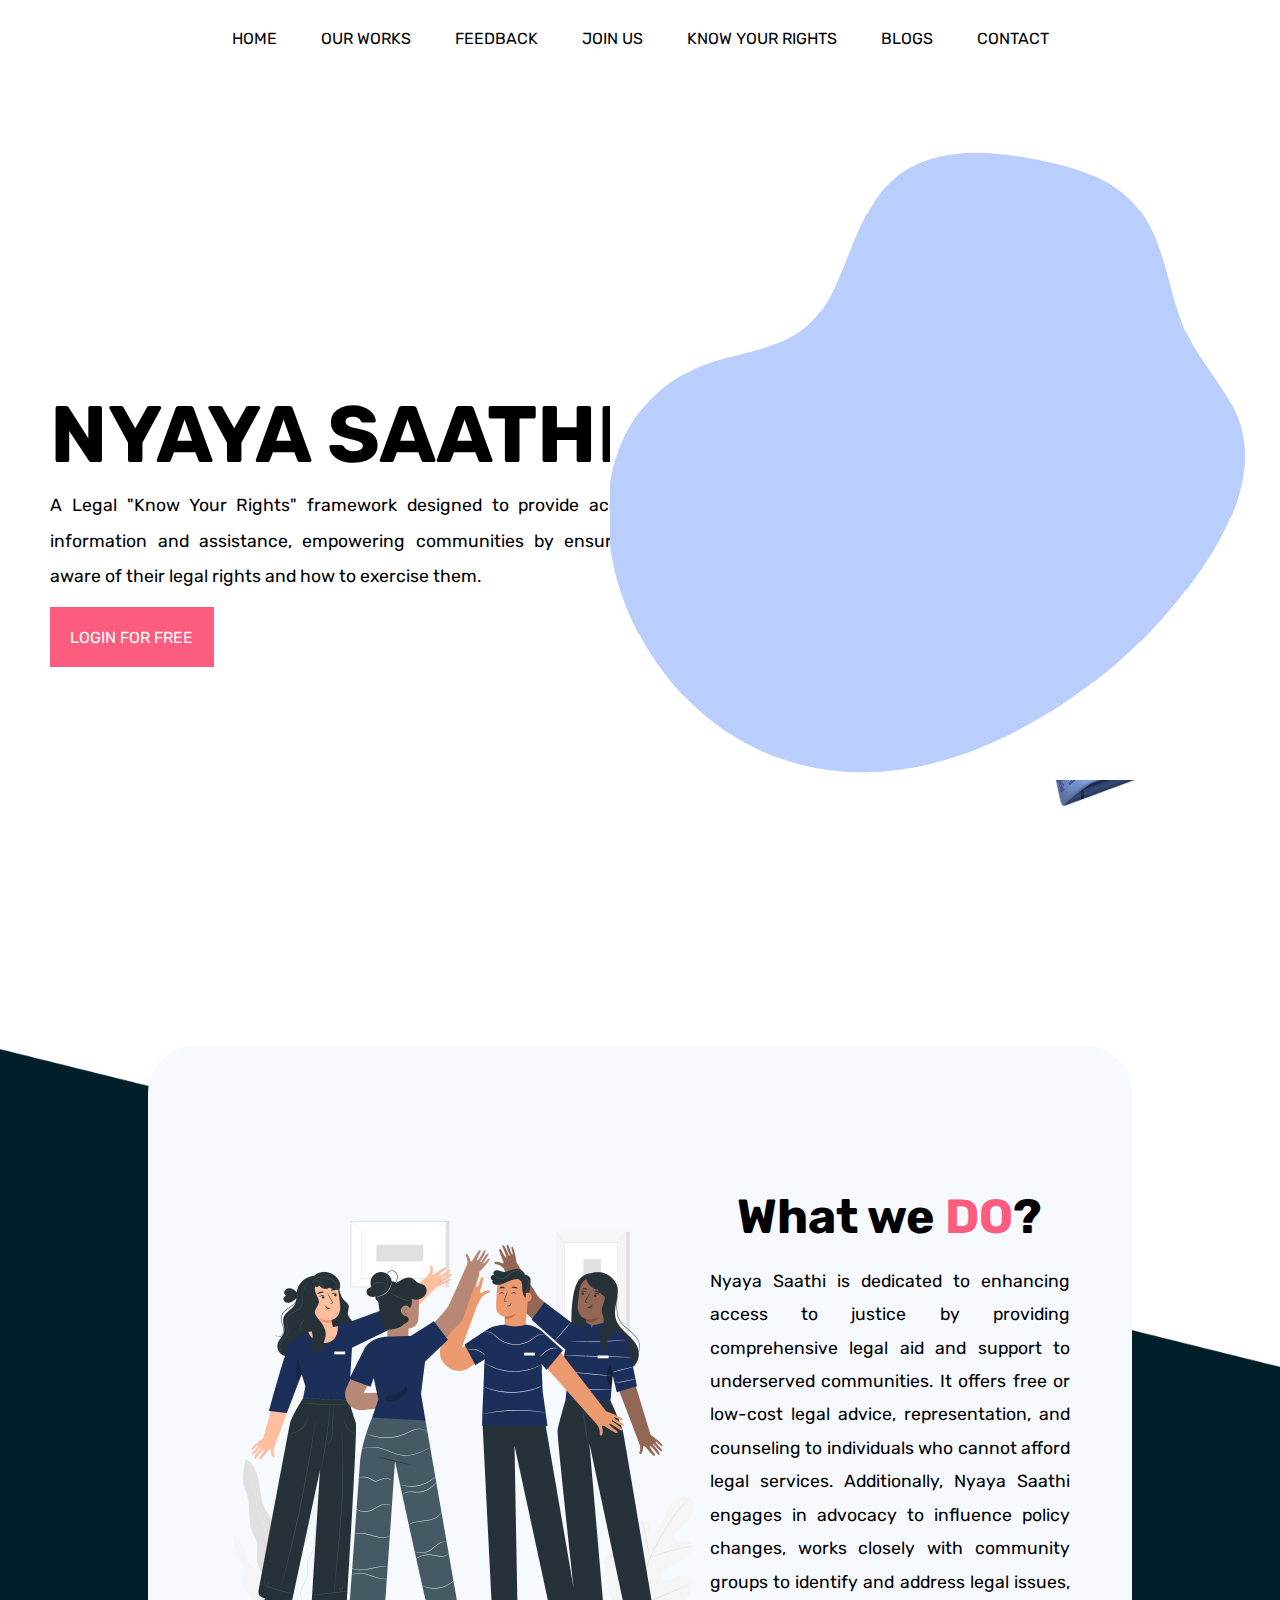
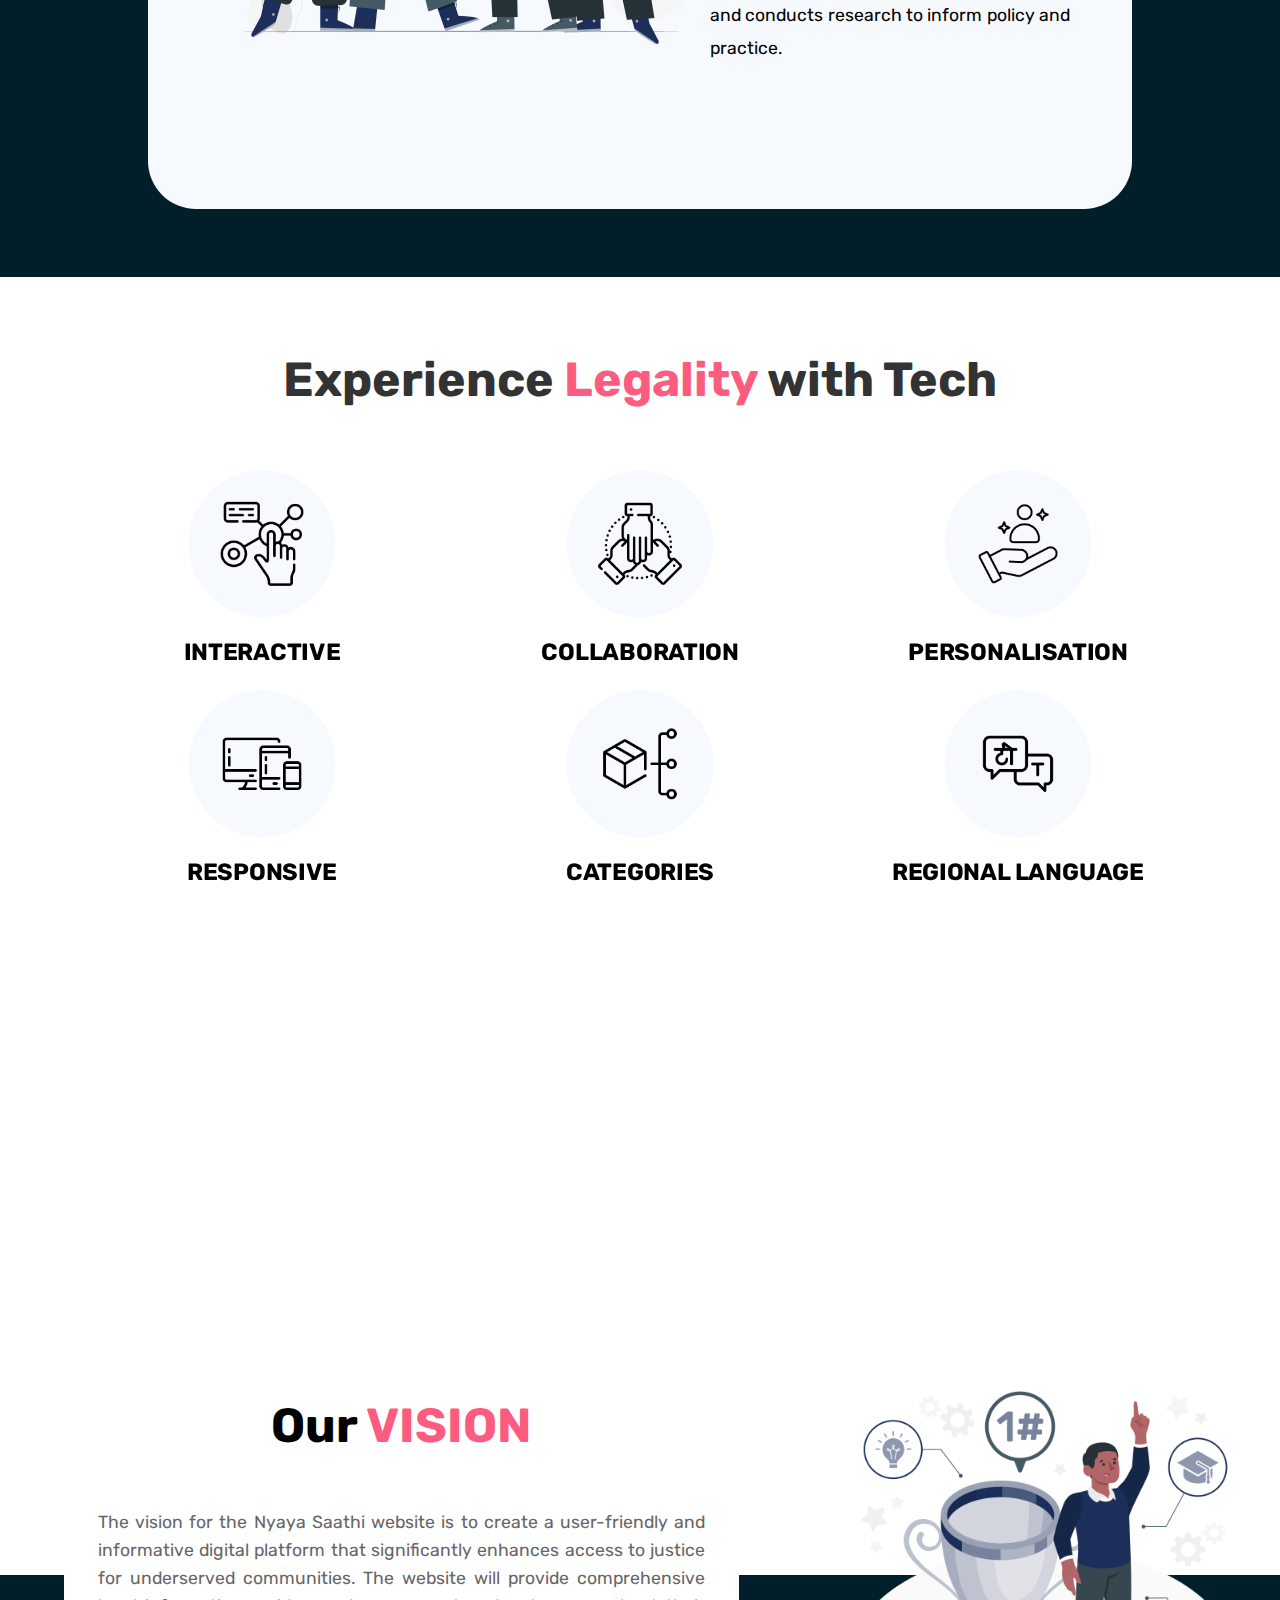
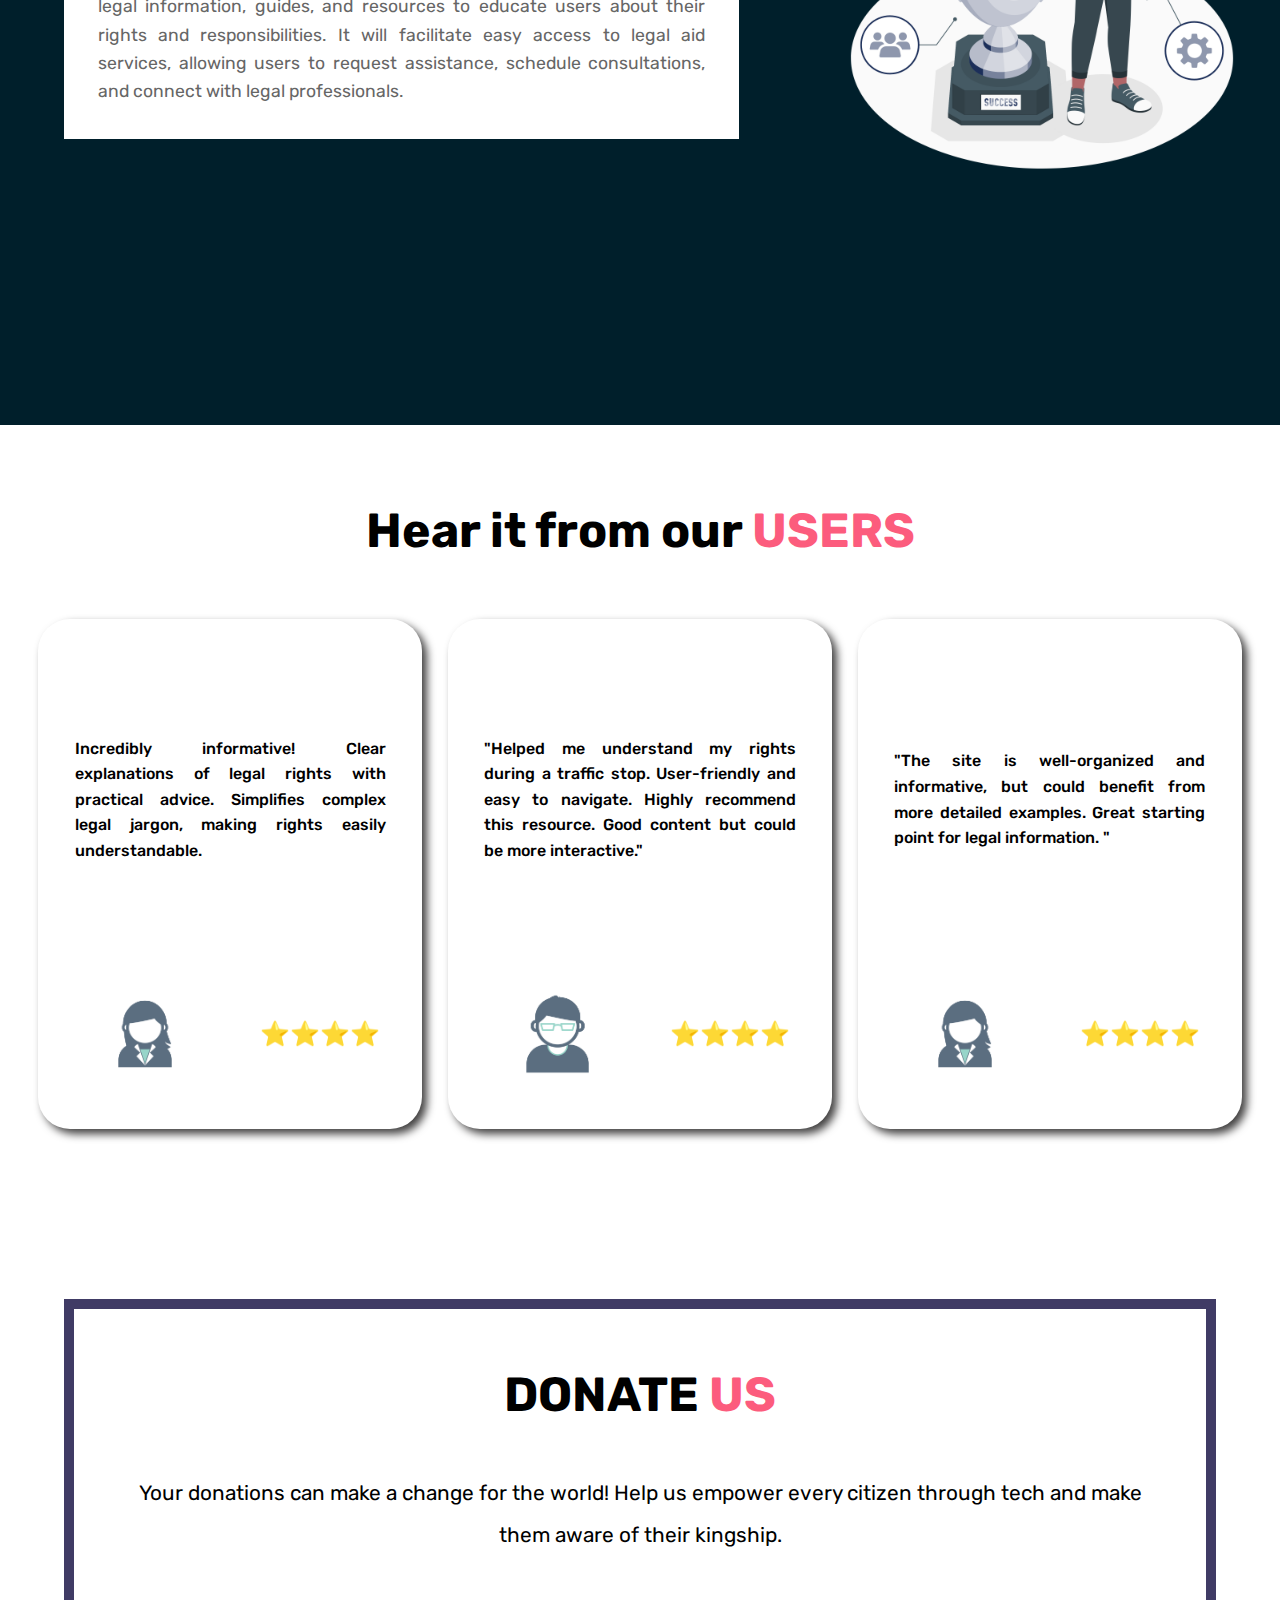
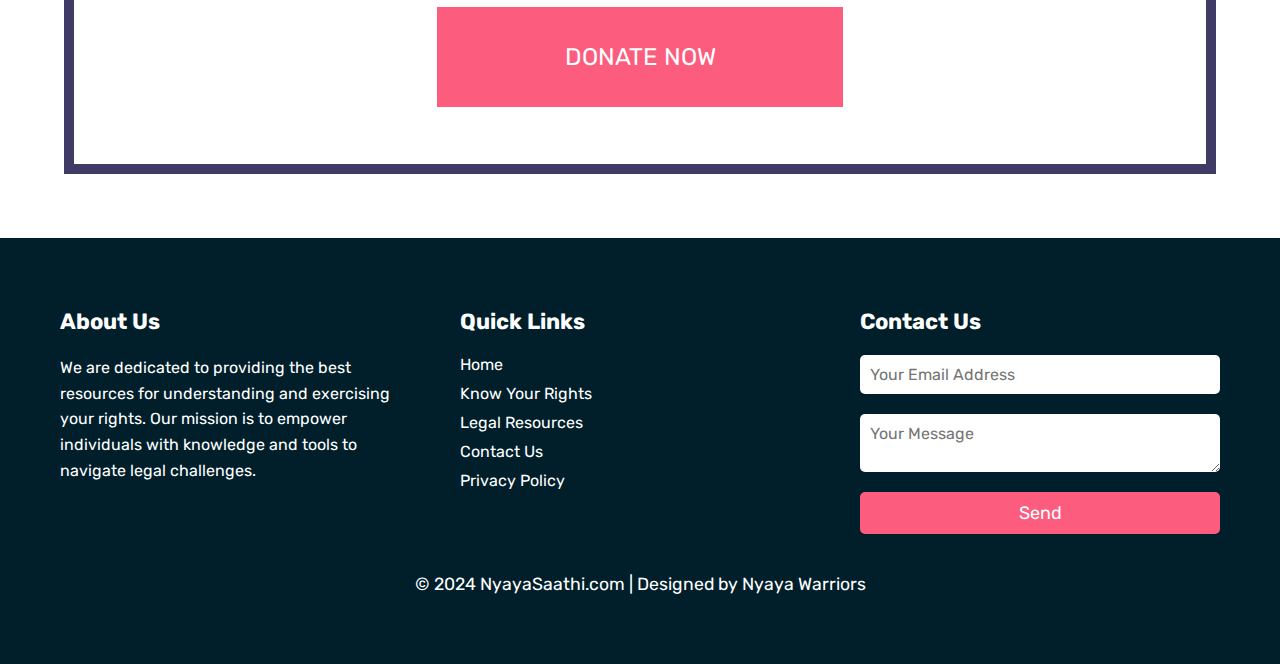
<file: html/index.html>
<!DOCTYPE html>
<html lang="en">
  <head>
    <meta charset="UTF-8" />
    <meta name="viewport" content="width=device-width, initial-scale=1.0" />
    <title>Home</title>
    <link rel="stylesheet" href="/css/index.css" />
    <link rel="stylesheet" href="/css/index2.css" />
    <link rel="stylesheet" href="/css/index3.css" />
  </head>
  <body>
    <div class="navbar">
      <ul>
        <li><a href="#">HOME</a></li>
        <li><a href="#">OUR WORKS</a></li>
        <li><a href="/html/feedback.html" target="_blank">FEEDBACK</a></li>
        <li><a href="#">JOIN US</a></li>
        <li><a href="#">KNOW YOUR RIGHTS</a></li>
        <li><a href="#">BLOGS</a></li>
        <li><a href="#">CONTACT</a></li>
      </ul>
    </div>

    <div class="main">
      <div class="main-txt">
        <h1>NYAYA SAATHI</h1>
        <p>
          A Legal "Know Your Rights" framework designed to provide accessible
          legal information and assistance, empowering communities by ensuring
          they are aware of their legal rights and how to exercise them.
        </p>
        <div class="button-main">
          <button>LOGIN FOR FREE</button>
        </div>
      </div>
      <div class="main-img">
        <img id="bubble" src="/images/Sweet Apricot.png" />
        <img id="lawyer" src="/images/lawyer.png" />
      </div>
    </div>

    <div class="aboutUs">
      <div class="aboutDiv">
        <div class="ab-img">
          <img src="/images/Team spirit-pana.png" height="500" />
        </div>
        <div class="text">
          <h1>What we <span style="color:    #fc5c7d;
">DO</span>?</h1>
          <p>
            Nyaya Saathi is dedicated to enhancing access to justice by
            providing comprehensive legal aid and support to underserved
            communities. It offers free or low-cost legal advice,
            representation, and counseling to individuals who cannot afford
            legal services. Additionally, Nyaya Saathi engages in advocacy to
            influence policy changes, works closely with community groups to
            identify and address legal issues, and conducts research to inform
            policy and practice.
          </p>
        </div>
      </div>
    </div>

    <div class="our-works">
      <h1>
        Experience <span id="cursive"> Legality </span> with <span>Tech</span>
      </h1>

      <div class="services">
        <div class="serv">
          <div class="circle">
            <img src="/images/interactive.png" height="80" />
          </div>
          <h2>INTERACTIVE</h2>
        </div>

        <div class="serv">
          <div class="circle">
            <img src="/images/united.png" height="80" />
          </div>
          <h2>COLLABORATION</h2>
        </div>

        <div class="serv">
          <div class="circle">
            <img src="/images/personalized.png" height="80" />
          </div>
          <h2>PERSONALISATION</h2>
        </div>

        <div class="serv">
          <div class="circle">
            <img src="/images/responsive.png" height="80" />
          </div>
          <h2>RESPONSIVE</h2>
        </div>
        <div class="serv">
          <div class="circle">
            <img src="/images/categorization.png" height="80" />
          </div>
          <h2>CATEGORIES</h2>
        </div>
        <div class="serv">
          <div class="circle">
            <img src="/images/hindi.png" height="80" />
          </div>
          <h2>REGIONAL LANGUAGE</h2>
        </div>
      </div>
    </div>

    <div class="our-vision">
      <div class="vision">
        <div class="vision-text">
          <h1>Our <span style="color: #fc5c7d">VISION</span></h1>
          <p>
            The vision for the Nyaya Saathi website is to create a user-friendly
            and informative digital platform that significantly enhances access
            to justice for underserved communities. The website will provide
            comprehensive legal information, guides, and resources to educate
            users about their rights and responsibilities. It will facilitate
            easy access to legal aid services, allowing users to request
            assistance, schedule consultations, and connect with legal
            professionals.
          </p>
        </div>
        <div class="vision-img">
          <img src="/images/Success factors-amico.png" height="400" />
        </div>
      </div>
    </div>

    <div class="reviews">
      <h1>Hear it from our <span style="color: #fc5c7d"> USERS </span></h1>
      <br />
      <div class="review-cont">
        <div class="rect">
          <div class="review">
            <p>
              Incredibly informative! Clear explanations of legal rights with
              practical advice. Simplifies complex legal jargon, making rights
              easily understandable.
            </p>
          </div>
          <div class="avatar">
            <div class="ava-logo">
              <img src="/images/5857.jpg" />
            </div>
            <div class="name">
              <!-- <h3>Sehaj Kundra</h3> -->
              ⭐⭐⭐⭐
            </div>
          </div>
        </div>

        <div class="rect">
          <div class="review">
            <p>
              "Helped me understand my rights during a traffic stop.
              User-friendly and easy to navigate. Highly recommend this
              resource. Good content but could be more interactive."
            </p>
          </div>
          <div class="avatar">
            <div class="ava-logo">
              <img src="/images/5907.jpg" />
            </div>
            <div class="name">
              <!-- <h3>Kashish</h3> -->
              ⭐⭐⭐⭐
            </div>
          </div>
        </div>

        <div class="rect">
          <div class="review">
            <p>
              "The site is well-organized and informative, but could benefit
              from more detailed examples. Great starting point for legal
              information. "
            </p>
          </div>
          <div class="avatar">
            <div class="ava-logo">
              <img src="/images/5857.jpg" />
            </div>
            <div class="name">
              <!-- <h3>Ayush Jain</h3> -->
              ⭐⭐⭐⭐
            </div>
          </div>
        </div>
      </div>
    </div>
    <div class="donate">
      <div class="donate-cont">
        <h1>DONATE <span style="color: #fc5c7d">US</span></h1>
        <p>
          Your donations can make a change for the world! Help us empower every
          citizen through tech and make them aware of their kingship.
        </p>
        <button id="donate">DONATE NOW</button>
      </div>
    </div>

    <!-- payment modal -->

    <div id="overlay" class="overlay"></div>

    <div id="paymentModal" class="modal">
      <span class="close-btn" id="closeModalBtn">&times;</span>
     
      <div class="modal-content">
        <h2>Payment Information</h2>
        <form id="paymentForm">
          <label for="donation">Donation Amount (₹):</label>
          <input
            type="number"
            id="donation"
            name="donation"
            min="1"
            placeholder="Enter donation amount"
            required
          />

          <label for="paymentMethod">Select Payment Method:</label>
          <select id="paymentMethod" name="paymentMethod" required>
            <option value="" disabled selected>Select Payment Method</option>
            <option value="creditCard">Credit Card</option>
            <option value="debitCard">Debit Card</option>
            <option value="upi">UPI</option>
          </select>

          <div id="creditDebitInfo" class="payment-info">
            <label for="cardNumber">Card Number:</label>
            <input
              type="text"
              id="cardNumber"
              name="cardNumber"
              placeholder="1234 5678 9123 4567"
              required
            />

            <label for="expiryDate">Expiry Date:</label>
            <input type="month" id="expiryDate" name="expiryDate" required />

            <label for="cvv">CVV:</label>
            <input
              type="password"
              id="cvv"
              name="cvv"
              maxlength="3"
              placeholder="123"
              required
            />
          </div>

          <div id="upiInfo" class="payment-info" style="display: none">
            <label for="upiId">UPI ID:</label>
            <input
              type="text"
              id="upiId"
              name="upiId"
              placeholder="example@upi"
              required
            />
          </div>

          <button type="submit" class="submit-btn">Submit Payment</button>
        </form>
      </div>
    </div>
    <footer>
      <div class="footer-container">
        <div class="footer-section about">
          <h2>About Us</h2>
          <p>
            We are dedicated to providing the best resources for understanding
            and exercising your rights. Our mission is to empower individuals
            with knowledge and tools to navigate legal challenges.
          </p>
          <div class="social-media">
            <a href="#"><i class="fab fa-facebook-f"></i></a>
            <a href="#"><i class="fab fa-twitter"></i></a>
            <a href="#"><i class="fab fa-instagram"></i></a>
            <a href="#"><i class="fab fa-linkedin-in"></i></a>
          </div>
        </div>

        <div class="footer-section links">
          <h2>Quick Links</h2>
          <ul>
            <li><a href="#">Home</a></li>
            <li><a href="#">Know Your Rights</a></li>
            <li><a href="#">Legal Resources</a></li>
            <li><a href="#">Contact Us</a></li>
            <li><a href="#">Privacy Policy</a></li>
          </ul>
        </div>

        <div class="footer-section contact-form">
          <h2>Contact Us</h2>
          <form action="#" method="post">
            <input type="email" name="email" placeholder="Your Email Address" />
            <textarea name="message" placeholder="Your Message"></textarea>
            <button type="submit">Send</button>
          </form>
        </div>
      </div>

      <div class="footer-bottom">
        &copy; 2024 NyayaSaathi.com | Designed by Nyaya Warriors
      </div>
    </footer>

    <script src="/js/index.js"></script>
  </body>
</html>
</file>
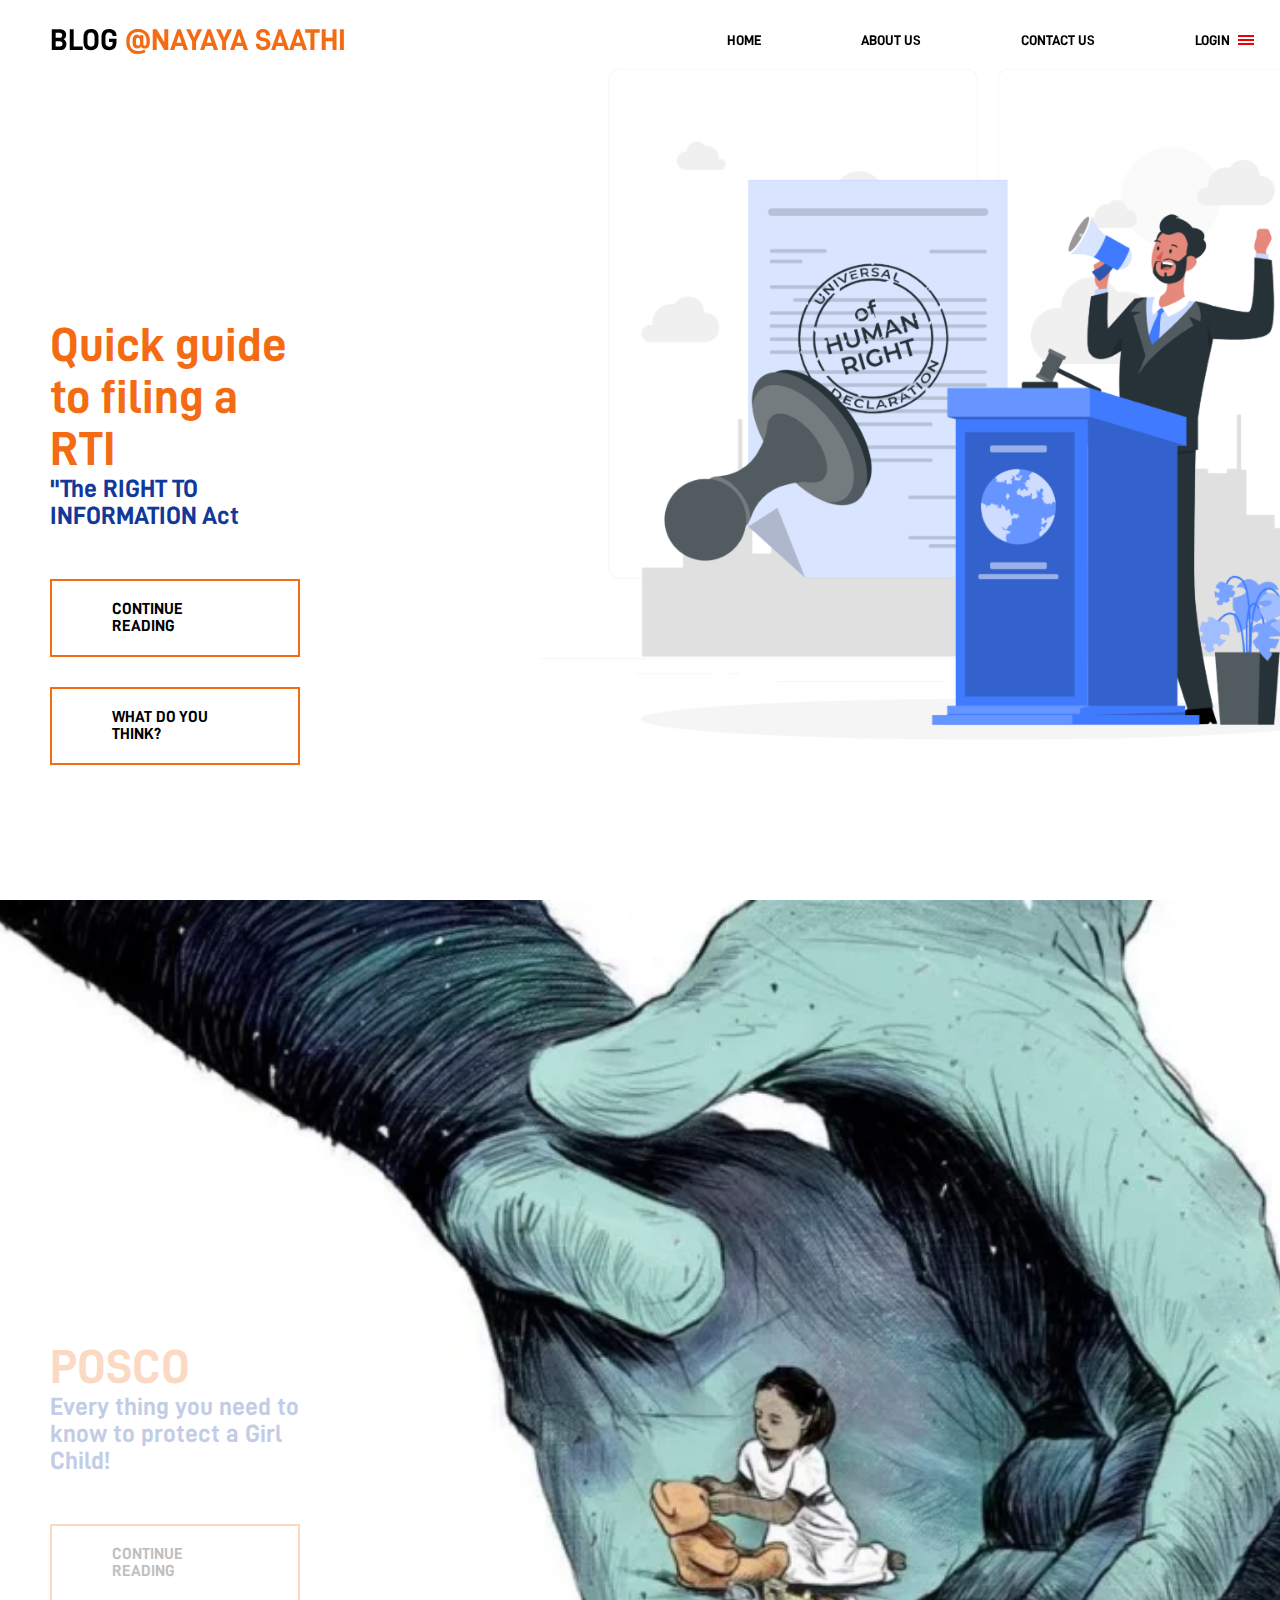
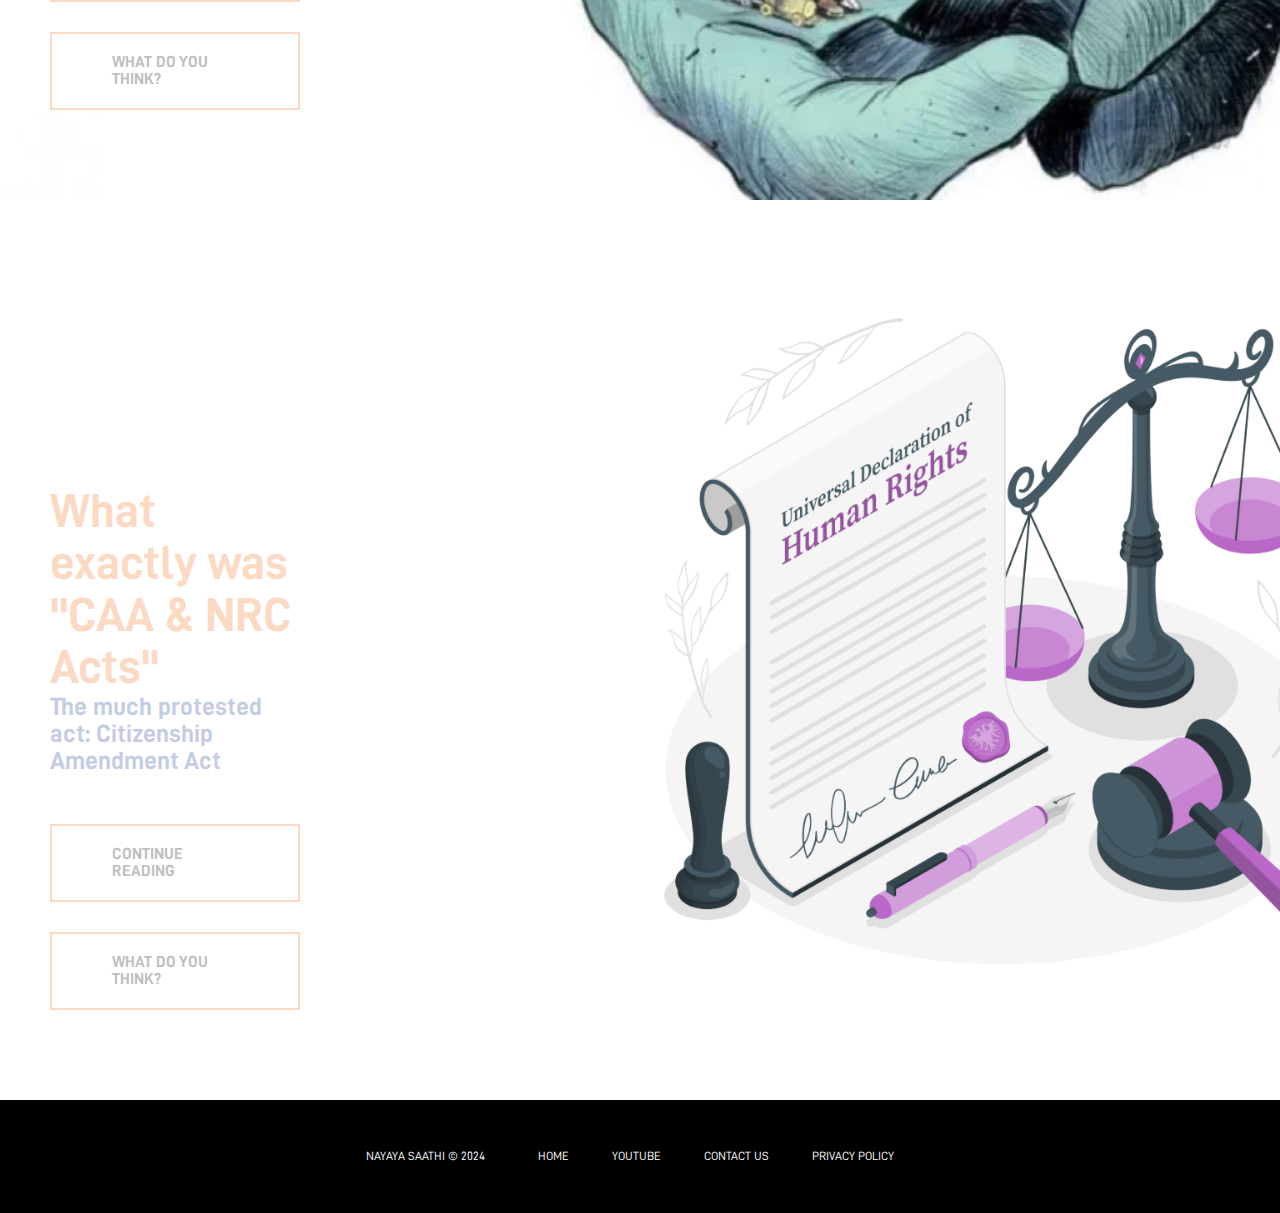
<file: blog/BLog Nyaya saathi/index.html>
<!doctype html>
<html lang="en">
<head>
    <meta charset="UTF-8">
    <meta name="viewport" content="width=device-width, user-scalable=yes">
    <title>Blog Nyaya Saathi</title>
    <link rel="stylesheet" href="styles.css">
</head>
<body>
    <header>
        <a href="" class="logo"> <span class="one">BLOG </span><span class="two">@NAYAYA SAATHI</span>   </a>
        <nav class="center-nav">
            <!-- <a href="">HOME</a>
            
            <a href="">CONTACT US</a>
            <a href="">LOGIN</a> -->
            
        </nav>
        <nav class="right-nav">
            <a href="">HOME</a>
            <a href="">About us </a>            
            <a href="">CONTACT US</a>
            <a href="">LOGIN</a>
        </nav>
    </header>
    <div class="shadow"></div>
    <button class="hamburger" onclick="toggle()">
        <span></span>
        <span></span>
        <span></span>
    </button>
    <nav class="mobile-nav">
        <a href="">HOME</a>
        <a href="">About us </a>
        <a href="">CONTACT US</a>
        <a href="">LOGIN</a>
    </nav>
    
    <section style="background-image: url('images/rti2.png')">
        <div class="content-outer">
            <div class="content">
                
                <h2>Quick guide to filing a RTI</h2>
                <h3>"The RIGHT TO INFORMATION Act</h3>
                <a href=""><span>Continue Reading</span></a>
                <a href=""><span>what do you think?</span></a>
            </div>
        </div>
    </section>
    <section style="background-image: url('images/B3.webp')">
        <div class="content-outer">
            <div class="content">
                
                <h2>POSCO</h2><h3>Every thing you need to know to protect a Girl Child!</h3>
                <a href=""><span>Continue Reading</span></a>
                <a href=""><span>what do you think?</span></a>
            </div>
        </div>
    </section>
    
    <section style="background-image: url('images/law1.png')">
        <div class="content-outer">
            <div class="content">
                <h2>What exactly was "CAA & NRC Acts"</h2>
                <h3> The much protested act: Citizenship Amendment Act</h3>
                <a href=""><span>Continue Reading</span></a>
                <a href=""><span>what do you think?</span></a>
            </div>
        </div>
    </section>
    
    <footer>
        <nav>
            <span>Nayaya SAATHI &copy; 2024</span>
            <a href="">HOME </a>
            <a href="">YOUTUBE</a>
            <a href="">CONTACT US</a>
            <a href="">PRIVACY POLICY</a>
   
        </nav>
    </footer>
    <script src="scripts/nav.js"></script>
    <script src="scripts/scroll.js"></script>
</body>
</html>
</file>
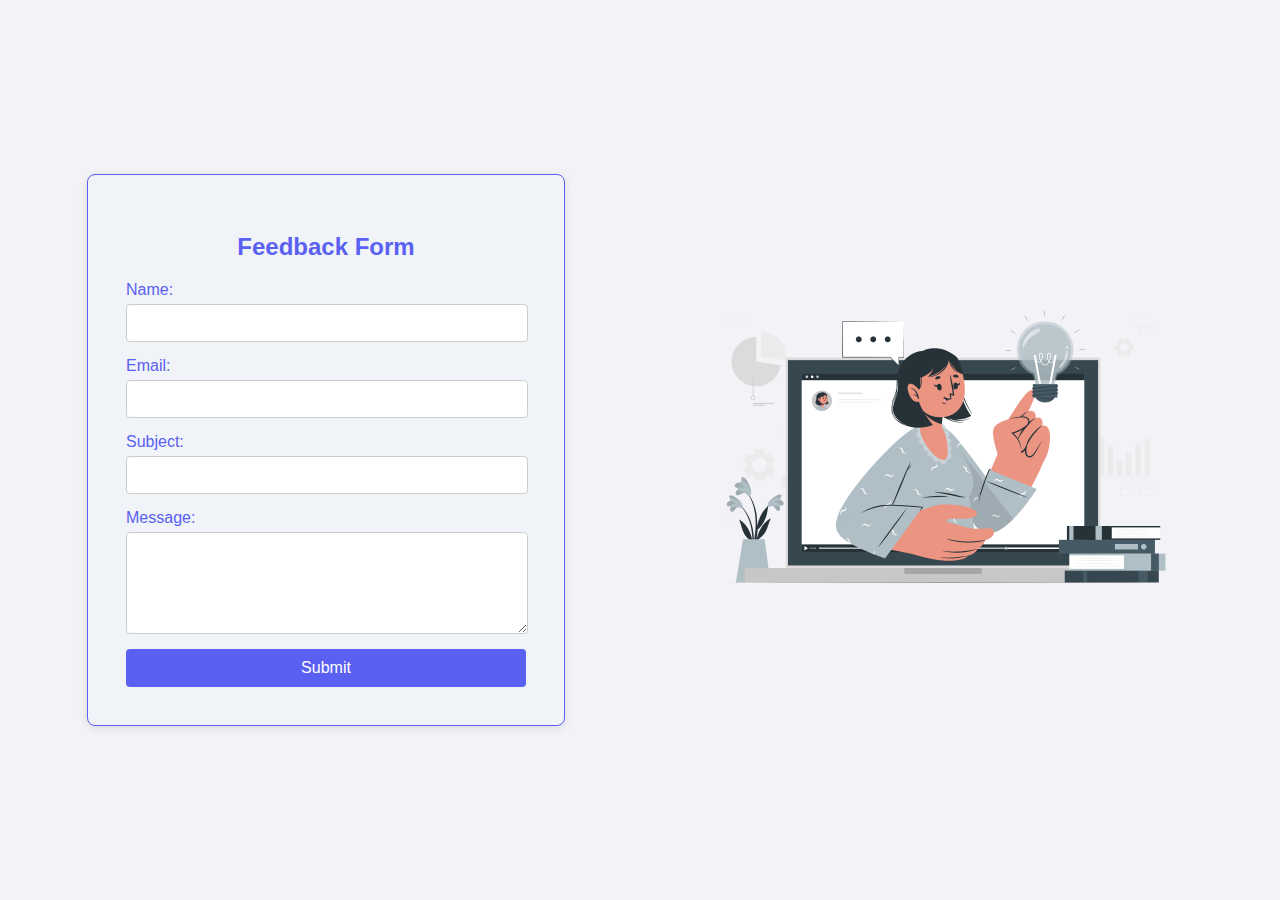
<file: html/feedback.html>
<!DOCTYPE html>
<html lang="en">
<head>
    <meta charset="UTF-8">
    <meta name="viewport" content="width=device-width, initial-scale=1.0">
    <title>Feedback Form</title>
    <style>
        body {
            font-family: Arial, sans-serif;
            background-color: #fff;
            color: #333;
            margin: 0;
            padding: 0;
            display: flex;
            justify-content: center;
            align-items: center;
            background-color:rgb(243, 243, 247);
            height: 100vh;
            display: flex;
            align-items: center;
            gap:10%;
            justify-content: center;
        }

        .feedback-container {
            background-color: #f0f4f8;
            border-radius: 8px;
            box-shadow: 0 2px 8px rgba(0, 0, 0, 0.1);
            padding: 3%;
            width: 100%;
            max-width: 400px;
            border: 1px solid #5A60F1;
        }
        #bubble{
            position:absolute;
            right:9%;
            z-index:-2;
        }

        h2 {
            text-align: center;
            color: #5A60F1;
        }

        form {
            display: flex;
            /* align-items: center; */
            justify-content: center;
            flex-direction: column;
        }

        label {
            margin-bottom: 5px;
            color:#5A60F1 ;
        }

        input, textarea {
            padding: 10px;
            margin-bottom: 15px;
            border-radius: 4px;
            border: 1px solid #ccc;
            width: 95%;
            font-size: 14px;
        }

        input:focus, textarea:focus {
            border-color: #5A60F1;
            outline: none;
        }

        button {
            background-color: #5A60F1;
            color: #fff;
            border: none;
            padding: 10px;
            border-radius: 4px;
            cursor: pointer;
            font-size: 16px;
            transition: background-color 0.3s;
        }

        button:hover {
            background-color: #5A60F1;
        }
    </style>
</head>
<body>
    <div class="feedback-container">
        <h2>Feedback Form</h2>
        <form action="#" method="POST">
            <label for="name">Name:</label>
            <input type="text" id="name" name="name" required>

            <label for="email">Email:</label>
            <input type="email" id="email" name="email" required>

            <label for="subject">Subject:</label>
            <input type="text" id="subject" name="subject" required>

            <label for="message">Message:</label>
            <textarea id="message" name="message" rows="5" required></textarea>

            <button type="submit">Submit</button>
        </form>
    </div>
    <img src="/images/Webinar-cuate.png" height="500">
    <!-- <img id="bubble" src="/images/3d-glassy-transparent-glass-bubble.png" height="500"> -->

</body>
</html>
</file>
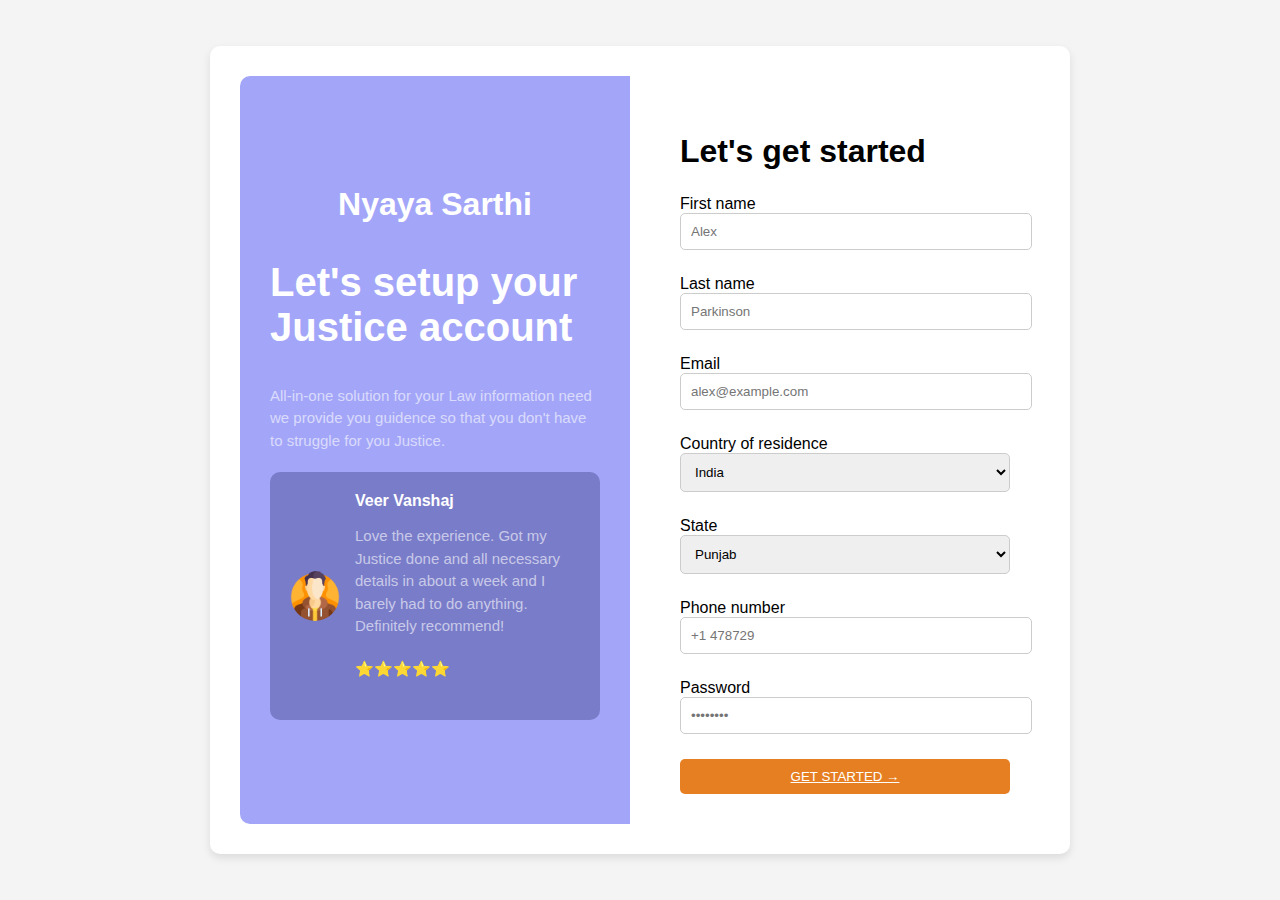
<file: html/login.html>
<!DOCTYPE html>
<html lang="en">
<head>
  <meta charset="UTF-8">
  <meta name="viewport" content="width=device-width, initial-scale=1.0">
  <title>Start Global</title>
  <link rel="stylesheet" href="/css/login.css">

</head>
<body>
  <div class="container">
    <div class="left">
        <h2>Nyaya Sarthi</h2>
      <!-- <img src="startglobal-logo.svg" alt="Start Global Logo" width="100"> -->
      <h1>Let's setup your Justice account</h1>
      <!-- <p>All-in-one solution to for your business in the state. Form a new company from scratch or onboard your existing US company.</p> -->
      <p>All-in-one solution for your Law information need we provide you guidence so that you don't have to struggle for you Justice.</p>
      <div class="review">
        <img src="/images/man.png" alt="Veer">
        <div>
          <div class="name">Veer Vanshaj</div>
          <div class="rating">
            <i class="fa fa-star"></i>
            <i class="fa fa-star"></i>
            <i class="fa fa-star"></i>
            <i class="fa fa-star"></i>
            <i class="fa fa-star"></i>
          </div>
          <p>Love the experience. Got my Justice done and all necessary details in about a week and I barely had to do anything. Definitely recommend!</p>
          <p class="star">⭐⭐⭐⭐⭐</p>
        </div>
      </div>
    </div>
    <div class="right">
      <h2>Let's get started</h2>
      <div class="form-group">
        <label for="first-name">First name</label>
        <input type="text" id="first-name" placeholder="Alex">
      </div>
      <div class="form-group">
        <label for="last-name">Last name</label>
        <input type="text" id="last-name" placeholder="Parkinson">
      </div>
      <div class="form-group">
        <label for="email">Email</label>
        <input type="email" id="email" placeholder="alex@example.com">
      </div>
      <div class="form-group">
        <label for="country">Country of residence</label>
        <select id="country">
          <option value="india">India</option>
          <option value="usa">USA</option>
          <option value="canada">Canada</option>
          <option value="uk">United Kingdom</option>
          <option value="australia">Australia</option>
          <option value="germany">Germany</option>
          <option value="france">France</option>
          <option value="japan">Japan</option>
          <option value="china">China</option>
          <option value="brazil">Brazil</option>
      </select>
        
      </div>
      <div class="form-group">
        <label for="state">State</label>
        <select id="state">
          <option value="punjab">Punjab</option>
          <option value="haryana">Haryana</option>
          
          </select>
      </div>
      <div class="form-group">
        <label for="phone-number">Phone number</label>
        <input type="tel" id="phone-number" placeholder="+1 478729">
      </div>
      <div class="form-group">
        <label for="password">Password</label>
        <input type="password" id="password" placeholder="••••••••">
      </div>
      <button><a href="/html/userMain.html" style="color:white" target="_blank">GET STARTED →</a></button>
    </div>
  </div>
</body>
</html>
</file>
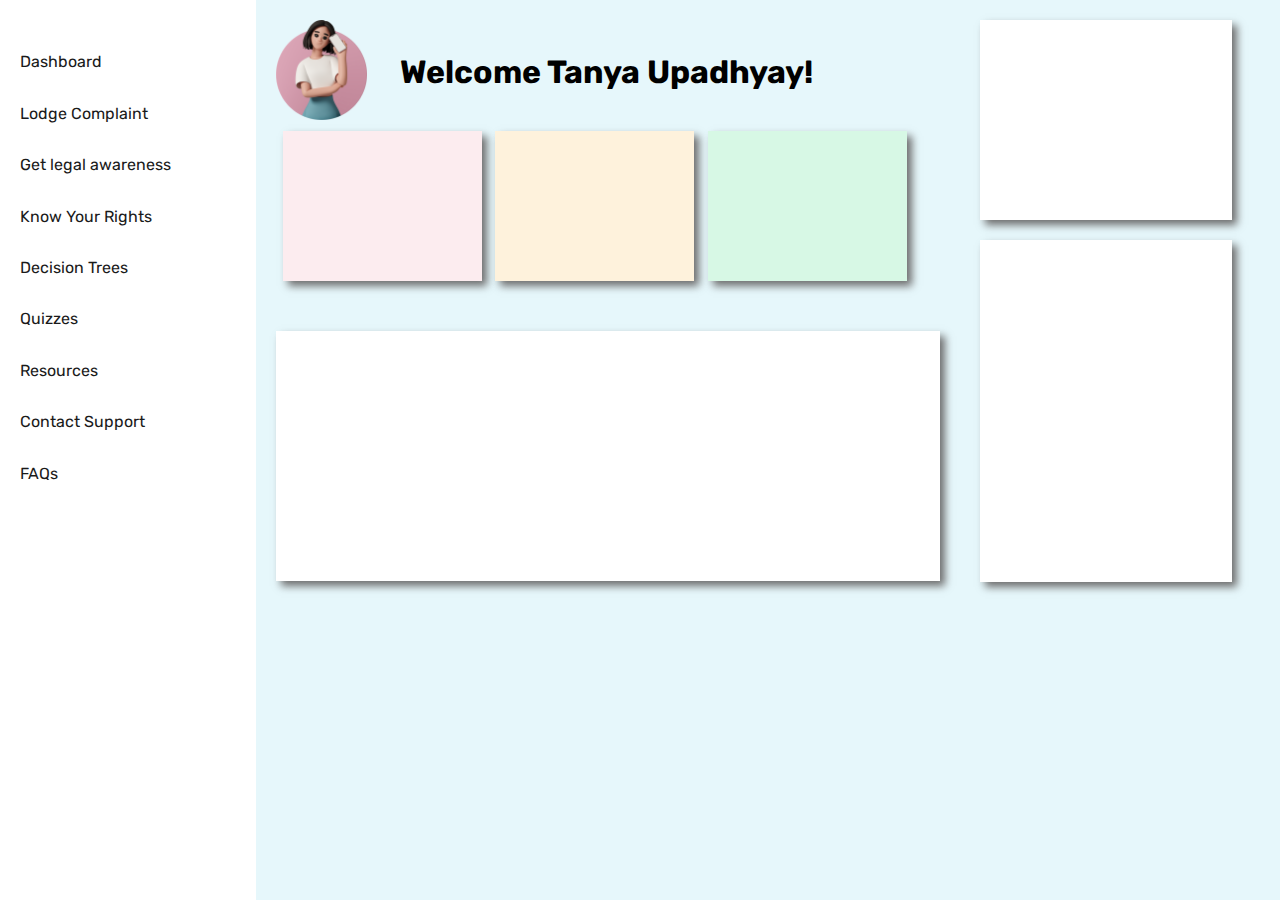
<file: html/userDash.html>
<!DOCTYPE html>
<html lang="en">
<head>
    <meta charset="UTF-8">
    <meta name="viewport" content="width=device-width, initial-scale=1.0">
    <title>User Main Page</title>
    <link rel="stylesheet" href="/css/userDash.css">
</head>
<body>
    
      <!-- main part -->
      <div class="sidebar">
        <ul>
          <li>Dashboard</li>
          <li>Lodge Complaint</li>
          <li>Get legal awareness</li>
          <li>Know Your Rights</li>
          <li>Decision Trees</li>
          <li>Quizzes</li>
          <li>Resources</li>
          <li>Contact Support</li>
          <li>FAQs</li>
        </ul>
      </div>

      <div class="dashboard-main">
        <div class="avatar">
          <div class="ava-logo">
            <img src="/images/3d-casual-life-woman-holding-phone-with-white-screen.png" height="100">
          </div>
          <h1>Welcome Tanya Upadhyay!</h1>
        </div>
        <div class="container">
          <div class="cont"></div>
          <div class="cont"></div>
          <div class="cont"></div>
        </div>
        <div class="center-dash"></div>
        
      </div>

      <div class="additional-tools">
        <div class="additional-box">
          <!-- <img src="/images/3d-mini-megaphone.png" height="100"> -->
        </div>
        <div class="records"></div>
      </div>
</body>
</html>
</file>
<file: css/index.css>
@import url('https://fonts.googleapis.com/css2?family=Lilita+One&display=swap');

@import url('https://fonts.googleapis.com/css2?family=Lilita+One&family=Rubik:ital,wght@0,300..900;1,300..900&display=swap');

@import url('https://fonts.googleapis.com/css2?family=Syne+Mono&display=swap');
@import url('https://fonts.googleapis.com/css2?family=Cedarville+Cursive&display=swap');

*{
    box-sizing: border-box;
    padding: 0%;
    margin: 0;   
    font-family: "Rubik";
}
.navbar {
    background-color: #ffffff;
    padding:3%;
    height:40px;
    display: flex;
    justify-content: center;
    align-items: center;
    position: sticky;
}

.navbar ul {
    display: flex;
    list-style-type: none;
    margin: 0;
    padding: 0;
}

.navbar ul li {
    margin: 0 10px;
}

.navbar ul li a {
    color: #fff;
    text-align: center;
    color:black;
    padding: 12px ;
    font-family: 'Rubik';
    text-decoration: none;
    transition: background-color 0.3s;
    
}

.navbar ul li a:hover {
    background-color: #b0c9f4;
}


.main {
    display: flex;
    justify-content: center;
    align-items: center;
    height:100vh;
    gap:1%;
    padding: 2%;
    background-color:#ffffff;


}
.main-txt {
    /* margin */
    padding: 2%;
}

.main-txt h1 {
    font-size: 5em;
    margin-bottom: 1%;
    font-family: 'Rubik', sans-serif;
}

.main-txt p {
    line-height: 2;
    text-align: justify;
    font-size: 1.1em;
}

.button-main {
    margin-top: 2%;
}

.button-main button {
    margin-right: 2%;
    padding: 3%;
    font-size: 1em;
    background-color: #fc5c7d;

    color: white;
    border: none;
    cursor: pointer;
}
.main-img {
    display: flex;
    height:80%;
    width:100%;
    justify-content: center;
    border-radius: 50%;
    align-items: center;
}
#bubble{
    position: absolute;
    top:150px;
    right:20px;
    z-index: -1.5;
    height: 70%;
}
@keyframes upDown {
    0%{
        transform: translateY(0%);
    }
    50%{
        transform: translateY(-50px);
    }
    100%{
        transform: translateY(0%);
    }
}
#lawyer {
    height: 100%;
    animation: upDown infinite 3s;
    width:100%;
}

.aboutUs{
    height: 100vh;
    /* width:100%;/ */
    display: flex;
    justify-content: center;
    gap:10%;
    align-items: center;
    flex-direction: row;
    /* margin-left: 5%; */
    padding: 2%;
    /* align-items: center; */
    background-image: url("/images/bg2.png");
    background-size: cover;
}

.aboutDiv {
    display: flex;
    justify-content: center;
    align-items: center;
    padding:5%;
    height: 90%;
    border-radius: 3rem;
    /* box-shadow: 5px 5px 8px rgb(40, 39, 39); */
    width: 80%;
    background-color: #F6F9FE; 
  }
  /* .ab-img{

  } */
  .text{
    align-items: center;
    justify-content: center;
    display: flex;
    flex-direction: column;
    gap:20px;
  }
  .text h1{
    font-size: 3em;
  }
  .text p{
    text-align: justify;
    font-size: 1.1em;
    line-height: 1.9;
  }
  .law-img{
    display: flex;
    justify-content: center;
    background-color: #333;
    height:20%;
    width:20%;
    align-items: center;
  }
  .rectangle {
    width: 33%; /* Adjust width as needed */
    border-radius: 2rem;
    height: 100%; /* Adjust height as needed */
    background-color: #ebebe8; /* Default background color */
    margin: 10px; /* Adjust margin for spacing */
  }
  
 

/* our works */
.our-works {
    display: flex;
    margin-top: 5%;
    align-items: center;
    justify-content:flex-start;
    flex-direction: column;
    width: 100%;
    padding: 10px;
    height:80vh;
    text-align: center;
}

.our-works h1 {
    font-size: 3em;
    margin-bottom: 50px;
    font-family: "Rubik";
    color: #333;
}

.our-works h1 span{
    /* font-family: "Syne Mono"; */

    /* font-family: "Cedarville Cursive", cursive; */

    /* font-size: 1.5em; */
    
}
#cursive{  
    color:#fc5c7d;
}
.services {
    display: grid;
    grid-template-columns: repeat(3,1fr);
    gap:0%;
    height:60%;
    width:90%;

}

.serv {
    background: #fff;
    border-radius: 1rem;
    /* box-shadow: 0 4px 8px rgba(0, 0, 0, 0.386); */
    overflow: hidden;
    display: flex;
    justify-content: center;
    height: 220px;
    /* width:100px; */
    flex-direction: column;
    align-items: center;
    padding: 10px;
    transition: transform 0.3s;
}

.serv, .circle:hover {
    transform: scale(1.05);
    filter:grayscale(0%);
    cursor:pointer;
}

.circle {
    width: 140px;
    height: 140px;
    background-color: #F6F9FE;
    border-radius: 50%;
    margin-bottom: 20px;
    filter:contrast(100%);
    display: flex;
    align-items: center;
    justify-content: center;
}

.serv h2{
    font-size: 1.4em;
    font-family: "Rubik";
}
.serv-text{
    padding:3%;
    color: black;
    border:2px solid rgba(0, 0, 0, 0.35);
}
</file>
<file: css/index2.css>
.our-vision{
    background-image:linear-gradient(to bottom, #FFFFFF 50%,#001F2B 50%);
    height:100vh;
    /* width:; */
    /* margin-left: 5%; */
    /* background-image: url("/images/bg3.png"); */
    background-size: auto;
    margin-top: 5%;;
    display: flex;
    align-items: center;
    justify-content: center;
    flex-direction: row;
}
.vision {
    display: flex;
    flex-direction: row;
    justify-content: center;
    align-items: center;
    /* gap:1%; */

    /* background-color: aliceblue; */
}

.name{
    display: flex;
    align-items: center;
    justify-content: center;
    flex-direction: column;

}

.vision-text {
    display: flex;
    align-items: center;
    padding:5%;
    flex-direction: column;
    /* border-radius: 12rem; */
}

.vision-text h1 {
    font-size: 3em;
    margin-bottom: 20px;
    font-family: "Rubik";
    color: #000000;
}

.vision-text p {
    color: #666;
    padding:5%;
    line-height: 1.6;
    background-color: rgb(255, 255, 255);
    margin-bottom: 2%;
    font-size: 1.1em;
    text-align: justify;
}

.vision-img {
    display: flex;
    padding:3%;
    justify-content: center;
    align-items: center;
}
.vision-text button{
    margin-left: 35%;
    padding: 3%;
    width:30%;
    font-size: 1em;
    background-color: #fc5c7d;;
    color: white;
    border: none;
    cursor: pointer;
}

.reviews{
    height:90vh;
    width:100%;
    display: flex;
    align-items: center;
    justify-content: center;
    flex-direction: column;
    background-color: #ffffff;
    
}
.reviews h1{
    font-size: 3em;
    margin-bottom: 1% ;
}
.review-cont{
   /* background-color:#001F2B; */
   width:100%;
   display: flex;
   align-items: center;
   gap:2%;
   justify-content: center;
   height:70%;
}
.rect{
   height:90%;
    width:30%;
   border-radius: 2rem;
   background-color: #ffffff;
   box-shadow: 5px 5px 8px rgb(66, 65, 65);
   display: flex;
    align-items: center;
    flex-direction: column;
    justify-content: center;
}
.review{
    /* background-color: #ffffff9c; */
    display: flex;
    padding-top:3%;
    gap:1%;
    align-items: center;
    justify-content: center;
    height:70%;
    width:90%;
}
.review p{
    text-align: justify;
    line-height: 1.6;
    padding:5%;
    font-weight: 500;
    background-color: #ffffff;
}
.avatar{
    display: flex;
    padding-bottom:8%;
    gap:50px;
    align-items: center;
    justify-content: center;
    font-size: 1.5em;}

.ava-logo{
    height:130px;
    width:130px;
    border-radius: 50%;
    /* background-color: #000000; */
}
.ava-logo img{
    height: 100%;
    width: 100%;
}

.donate{
    display: flex;
    align-items: center;
    justify-content: center;
    padding:5%;
    gap:5%;
}
.donate img{
    position: absolute;
}
.donate-cont{
    display: flex;
    flex-direction: column;
    align-items: center;
    justify-content: center;
    gap:50px;
    border : 10px solid rgb(64, 59, 101);
    padding: 5%;
}
.donate-cont h1{
    font-size: 3em;
}
.donate-cont p{
    font-size: 1.3em;
    line-height: 2;
    text-align: center;
}
.donate button{
    height:100px;
    width:40%;
    background-color: #fc5c7d ;
        border:none;
    font-size: 1.5em;
    color:white;
}
/* footer */
/* Footer Container */
footer {
    background-color:#001F2B;
    color: rgb(255, 255, 255);
    padding: 50px 0;
    font-family: 'Arial', sans-serif;
}

.footer-container {
    display: flex;
    justify-content: space-between;
    flex-wrap: wrap;
    max-width: 1200px;
    margin: 0 auto;
}

/* About Section */
.footer-section {
    flex: 1;
    min-width: 250px;
    margin: 20px;
}

.footer-section h2 {
    font-size: 22px;
    margin-bottom: 20px;
    color: #ffffff;
}

.footer-section p {
    font-size: 16px;
    line-height: 1.6;
}

/* Social Media Icons */
.social-media a {
    margin: 0 10px;
    font-size: 18px;
    text-decoration: none;
    color: rgb(255, 255, 255);
}

.social-media a:hover {
    color: #fc5c7d;;
}

/* Links Section */
.footer-section.links ul {
    list-style-type: none;
    padding: 0;
}

.footer-section.links ul li {
    margin-bottom: 10px;
}

.footer-section.links ul li a {
    text-decoration: none;
    color: rgb(255, 255, 255);
    font-size: 16px;
}

.footer-section.links ul li a:hover {
    color: #fc5c7d;
}

/* Contact Form Section */
.footer-section.contact-form form {
    display: flex;
    flex-direction: column;
}

.footer-section.contact-form input[type="email"], 
.footer-section.contact-form textarea {
    padding: 10px;
    margin-bottom: 20px;
    border: none;
    border-radius: 5px;
    font-size: 16px;
}

.footer-section.contact-form button {
    padding: 10px 20px;
    border: none;
    background-color: #fc5c7d;
    color: white;
    font-size: 18px;
    cursor: pointer;
    border-radius: 5px;
    transition: background-color 0.3s;
}

.footer-section.contact-form button:hover {
    background-color: #f3859b;
}

/* Footer Bottom */
.footer-bottom {
    background-color: #001F2B;
    color:white;
    text-align: center;
    padding: 20px 0;
    font-size: 1.1em;
}
</file>
<file: css/index3.css>
button {
    cursor: pointer;
}

/* Modal Styling */
.overlay {
    position: fixed;
    top: 0;
    left: 0;
    width: 100%;
    height: 100%;
    background: rgba(0, 0, 0, 0.5);
    z-index: 1;
    display: none;
}

.modal {
    position: fixed;
    top: 50%;
    left: 50%;
    transform: translate(-50%, -50%);
    width: 400px;
    background-color: white;
    border-radius: 8px;
    box-shadow: 0 4px 10px rgba(0, 0, 0, 0.2);
    z-index: 2;
    display: none;
    padding: 20px;
}

.modal-content {
    display: flex;
    flex-direction: column;
}

.modal-content h2 {
    margin: 0 0 20px;
    text-align: center;
    color: #333;
}

label {
    margin-bottom: 8px;
    color: #555;
}

input, select {
    margin-bottom: 20px;
    padding: 10px;
    font-size: 16px;
    border: 1px solid #ccc;
    border-radius: 4px;
    width: 100%;
}

.payment-info {
    display: none;
}

button.submit-btn {
    background-color: #fc5c7d;
    color: white;
    padding: 10px 20px;
    border: none;
    border-radius: 5px;
    font-size: 16px;
    transition: background-color 0.3s ease;
}

button.submit-btn:hover {
    background-color: #218838;
}

.close-btn {
    position: absolute;
    top: 10px;
    right: 15px;
    font-size: 24px;
    color: #aaa;
    cursor: pointer;
}

.close-btn:hover {
    color: #000;
}
</file>
<file: blog/BLog Nyaya saathi/styles.css>
@font-face {
    font-family: D-DIN-Bold;
    src: url('fonts/d-din/D-DIN-Bold.otf');
}
@font-face {
    font-family: D-DIN-Regular;
    src: url('fonts/d-din/D-DIN.otf');
}

html, body{
    margin: 0;
    padding: 0;
}
body{
    background-color: #ffffff;
    color:#000000;
    font-family: D-DIN-Bold,Arial,Verdana,sans-serif;
}
a{
    color: #000000;
}
svg{
    fill: #fff;
}
header{
    display: flex;
    align-items: center;
    padding: 20px 50px;
    max-width: 1400px;
    margin: 0 auto;
    height: 40px;
    position: fixed;
    top:0;
    z-index: 2;
   
}
header svg{
    width: 140px;
}
header a.logo{
    position: fixed;
    top:20px;
    left: 50%;
    margin-left: -70px;
    font-size:30px;
    text-decoration:none;
}
header a.logo .two{
    color:rgb(243, 108, 19);
 
}
@media (min-width: 1000px) {
  
    header a.logo{
        margin-right: 40px;
        position: relative;
        top:initial;
        left: initial;
        margin-left: initial;
    }
}

.center-nav{
    display:none;
}
@media (min-width: 1000px) {
    .center-nav{
        display:block;
    }
}
 .right-nav a{
    text-transform: uppercase;
    text-decoration: none;
    font-size: 14px;
    padding: 0;
    margin: 0 13px;
    position: relative;
}
 .right-nav a:before{
    content: '';
    width: 0;
    right:0;
    bottom:-3px;
    height: 2px;
    background-color: rgb(243, 108, 19);
    position: absolute;
    transition: width .2s linear;
}
.right-nav a:hover:before{
    right: initial;
    left:0;
    width: 100%;
    /* color: rgb(243, 108, 19); */
}


.right-nav{
    position: fixed;
    right:0;
    top:20px;
    height: 40px;
    display: flex;
    align-items: center;
}
.right-nav a{
    display:none;
}
@media (min-width: 1000px) {
    .right-nav a{
        display:inline-block;
        padding: 0;
        margin: 0 50px;
    }
}
.hamburger{
    position:fixed;
    z-index: 3;
    right:6px;
    top:13px;
    color:#ffffff;
    padding: 20px;
    background-color:transparent;
    border:0;
    cursor: pointer;
}
.hamburger span{
    display:block;
    width: 16px;
    margin: 2px 0;
    height: 2px;
    background-color:#f00000;
    position: relative;
    transition: all 0.2s linear;
}
.hamburger.active span:first-child,
.hamburger.active span:nth-child(2){
    transform: rotate(45deg);
}
.hamburger.active span:nth-child(2){
    transform: rotate(-45deg);
    top: -4px;
}
.hamburger.active span:last-child{
    opacity: 0;
}
.shadow.active{
    position: fixed;
    inset:0;
    background-color:rgba(0,0,0,.3);
    z-index: 1;
}
nav.mobile-nav{
    padding-top: 70px;
    display:block;
    position:fixed;
    top:0;
    right:-280px;
    bottom:0;
    z-index: 2;
    width: 280px;
    color:#f00000;
    background-color: rgb(255, 255, 255);
    transition: right 0.3s ease-in-out;
}
nav.mobile-nav.active{
    right:0;
}
nav.mobile-nav a{
    display:block;
    opacity: 0;
    border-bottom: 1px solid #222;
    text-transform: uppercase;
    padding: 16px 25px;
    text-decoration: none;
    text-align: right;
    font-family: D-DIN-Regular, sans-serif;
    transition: opacity .3s linear;
    transition-delay: .2s;
}
nav.mobile-nav.active a{
    opacity:1;
}
nav.mobile-nav a:nth-child(2){transition-delay: .25s;}
nav.mobile-nav a:nth-child(3){transition-delay: .3s;}
nav.mobile-nav a:nth-child(4){transition-delay: .35s;}



section{
    min-height: 100vh; 
        background-repeat: no-repeat;
    background-size: cover;
    background-position: center center;
    position: relative;
    display: flex;
    align-items: flex-end;
}
section div.content-outer{
    flex-grow: 1;
    max-width: 1400px;
    margin: 0 auto;
        /* to adjust while adjusting the width therefore relative
         postion i hvae used for inner, outer */
    position: relative;
}
section.active div.content{
    opacity: 1;
    bottom:15vh;
}
section div.content{
    position: absolute;
    left: 50px;
    max-width: 250px;
    /* 360 */
    opacity:25%;
    bottom:10vh;
    transition: all .5s linear;
}
section div.content h1{
    font-size: 60px;
    /* max-width: 700px; */
    align-items: center;
    margin:0;
    color:rgb(243, 108, 19);
} 
section div.content h2{
    font-size: 48px;
    
    margin:0;
    color:rgb(243, 108, 19);
}
section div.content h3{
    margin: 0 0 20px;
    font-size: 25px;
    color:#12389a;
}
/* for the continue reading part */
section div.content a{
    border: 2px solid rgb(243, 108, 19);
    /* my box was overlaying the avove so we did inline and added a bit padding */
    display: inline-block;
    padding: 20px 60px;
    text-transform: uppercase;
    text-decoration: none;
    margin-top: 30px;
    position:relative;
}

section div.content a:before{
    content:'';
    display: block;
    width:100%;
    position: absolute;
    top:0;
    left:0;
    height:0;
    transition: height 0.3s ease-in-out;
    background-color:rgb(243, 108, 19);
}
section div.content a:hover:before{
    height:100%;
    top:initial;
    bottom:0;
}
section div.content a span{
    position: relative;
    z-index: 1;
    transition:color .3s ease-in-out;
}
section div.content a:hover span{
    color:#000;
}

footer{
    padding: 50px;
    font-size: 12px;
    font-family: D-DIN-Regular, sans-serif;
    background-color: #000000;
}
footer nav{
    text-align: center;
}
footer nav span{
    color: #ffffff;
    display: inline-block;
    padding-right: 30px;
    text-transform: uppercase;
}
footer nav a{
    padding: 0 20px;
    color: #ffffff;
    text-decoration: none;
    transition: color .2s linear;
}
footer nav a:hover{
    color: rgb(243, 108, 19);
}
</file>
<file: css/login.css>
body {
  font-family: sans-serif;
  margin: 0;
  display: flex;
  justify-content: center;
  align-items: center;
  min-height: 100vh;
  background-color: #f4f4f4;
}

.container {
  background-color: #fff;
  border-radius: 10px;
  box-shadow: 0 4px 8px rgba(0, 0, 0, 0.1);
  width: 80%;
  max-width: 800px;
  display: flex;
  padding: 30px;
}

.left {
  background-color: #A3A6F8;
  color: #fff;
  border-radius: 10px 0 0 10px;
  padding: 30px;
  width: 50%;
  display: flex;
  flex-direction: column;
  justify-content: center;
  align-items: center;
}

.right {
  width: 50%;
  padding: 30px;
  padding-left: 50px;
  display: flex;
  flex-direction: column;
  gap: 15px;
}

h1 {
  font-size: 2.5em;
  margin-bottom: 20px;
}

h2 {
  font-size: 2em;
  margin-bottom: 10px;
}

p {
  /* font-size: 1em; */
  font-size: 15px;
  line-height: 1.5;
  margin-bottom: 20px;
}
.left p{
  color: #ffffff99;
}
.review .star{
color: #fff;
}

input,
textarea {
  padding: 10px;
  border: 1px solid #ccc;
  border-radius: 5px;
  margin-bottom: 10px;
  width: 100%;
}

button {
  background-color: #E67E22;
  color: #fff;
  padding: 10px 20px;
  border: none;
  border-radius: 5px;
  cursor: pointer;
  transition: background-color 0.3s;
}

button:hover {
  background-color: #0069d9;
}

.review {
  background-color:#797cc9;
  padding: 20px;
  border-radius: 10px;
  margin-bottom: 20px;
  display: flex;
  align-items: center;
}

.review img {
  width: 50px;
  height: 50px;
  border-radius: 50%;
  margin-right: 15px;
}

.review .name {
  font-weight: bold;
  color: #ffffff;
}

.review .rating {
  display: flex;
  align-items: center;
}

.review .rating i {
  font-size: 1.5em;
  color: #ffc107;
  margin-right: 5px;
}

#country,#state {
  padding: 10px;
  border: 1px solid #ccc;
  border-radius: 5px;
  margin-bottom: 10px;
  width: 100%;
}
</file>
<file: css/userDash.css>
@import url('https://fonts.googleapis.com/css2?family=Lilita+One&display=swap');

@import url('https://fonts.googleapis.com/css2?family=Lilita+One&family=Rubik:ital,wght@0,300..900;1,300..900&display=swap');


*{
    box-sizing: border-box;
    padding: 0%;
    margin: 0;   
    font-family: "Rubik";
}
.navbar {
    background-color: #ffffff;
    padding:3%;
    height:40px;
    display: flex;
    justify-content: center;
    align-items: center;
    position: sticky;
}

.navbar ul {
    display: flex;
    list-style-type: none;
    margin: 0;
    padding: 0;
}

.navbar ul li {
    margin: 0 10px;
}

.navbar ul li a {
    color: #fff;
    text-align: center;
    color:black;
    padding: 12px ;
    font-family: 'Rubik';
    text-decoration: none;
    transition: background-color 0.3s;
    
}

.navbar ul li a:hover {
    background-color: #b0c9f4;
}




.sidebar {
    background-color: #FFFFFF;
    color: #ecf0f1;
    padding: 20px;
    width: 20%;
    float: left;
    height: 100vh; /* Ensure sidebar height covers the full viewport */
    box-sizing: border-box;
  }
  
  .sidebar ul {
    list-style-type: none;
    padding: 0;
  }
  
  .sidebar ul li {
    margin: 15% 0;
    cursor: pointer;
    color:rgb(26, 26, 26);

  }
  
  .dashboard-main {
    background-color: #e6f7fb;
    padding: 20px;
    width: 55%;
    float: left;
    box-sizing: border-box;
    min-height: 100vh; /* Ensure dashboard height covers the full viewport */
  }
  
  .container {
    overflow: hidden; /* Clear floats */
    margin-bottom: 1%;
    height: 200px;
  }
  
  .cont {
    /* background-color: #FEEEF1; */
    padding: 2%;
    margin: 1%;
    width: 30%;
    height:150px;
    box-shadow: 5px 5px 8px rgb(110, 110, 110);
    float: left;
    box-sizing: border-box;
  }
  /* Use nth-child to style specific .cont elements */
.container .cont:nth-child(1) {
    background-color: #FCECEF;
  }
  
  .container .cont:nth-child(2) {
    background-color: #FEF2DC;
  }
  
  .container .cont:nth-child(3) {
    background-color: #D7F8E5;
  }
  
  .center-dash {
    background-color: #ffffff;
    height: 250px;
    margin-bottom: 20px;
    box-shadow: 5px 5px 8px rgb(110, 110, 110);

  }
  
  .main-content {
    background-color: #ecf0f1;
    box-shadow: 5px 5px 8px rgb(110, 110, 110);
    padding: 20px;
    clear: both; /* Clear floats */
  }
  
  .additional-tools {
    background-color: #e6f7fb;
    padding: 20px;
    width: 25%;
    float: left;
    box-sizing: border-box;
    min-height: 100vh; /* Ensure additional tools section height covers the full viewport */
  }
  .avatar{
    display: flex;
    align-items: center;
    /* justify-content: center; */
    gap:5%;
  }
  .additional-box {
    background-color: #ffffff;
    margin-bottom: 20px;
    box-shadow: 5px 5px 8px rgb(110, 110, 110);

    padding: 20px;
    width: 90%;
    height:200px;
    
  }
  .records{
    background-color: #ffffff;
    box-shadow: 5px 5px 8px rgb(110, 110, 110);

    width: 90%;
    height:342px;
  }
</file>
